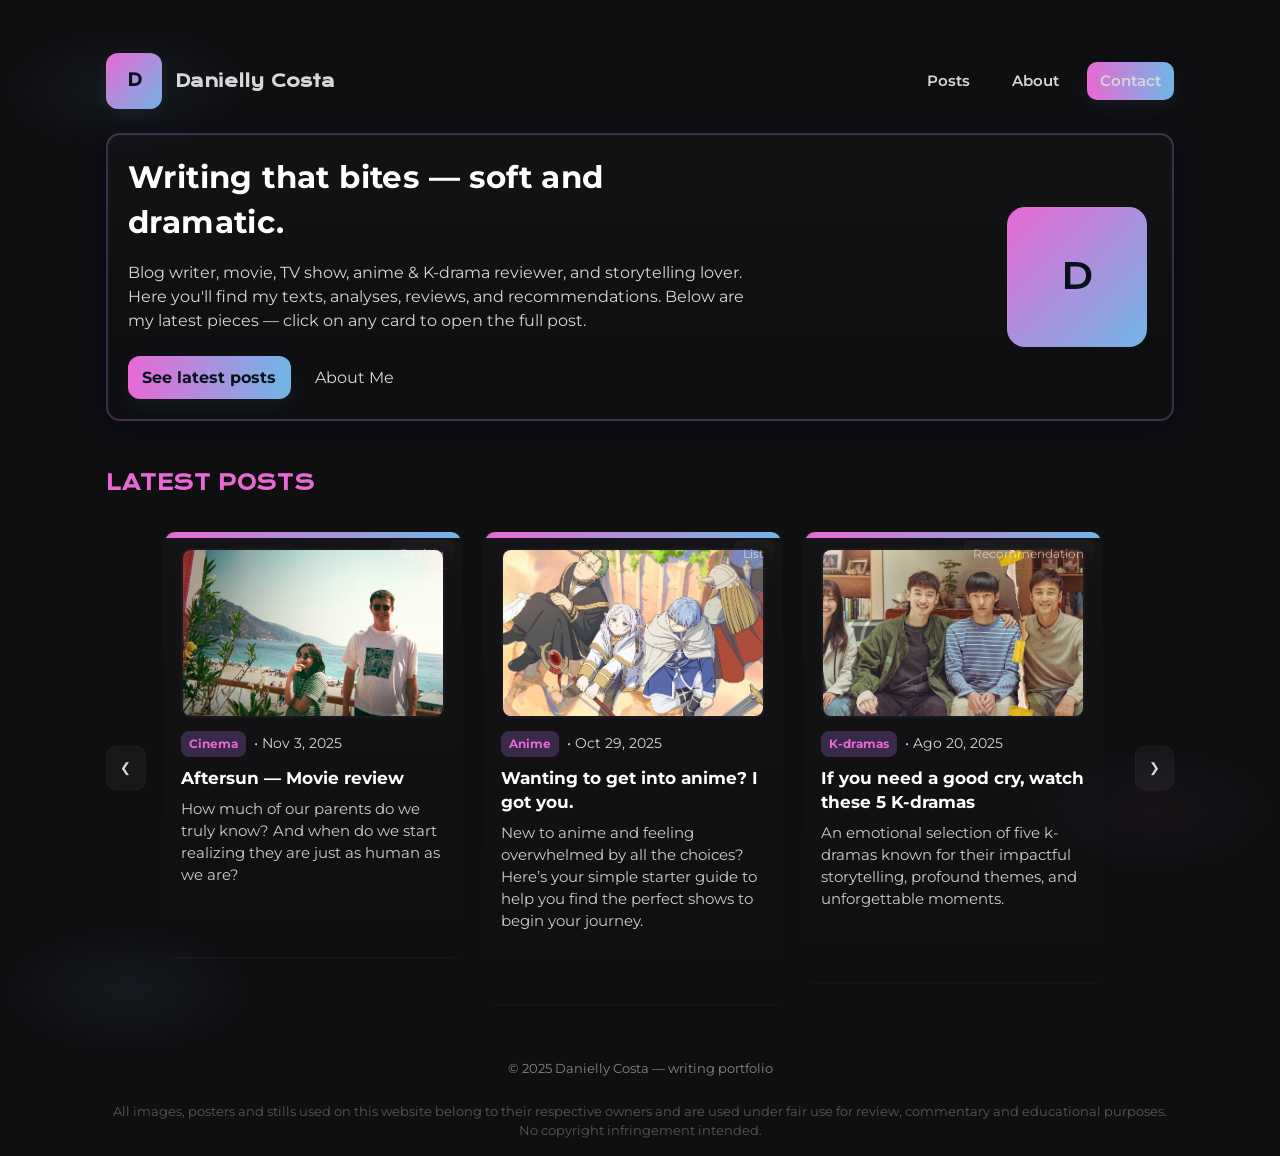
<file: index.html>
<!doctype html>
<html lang="pt-br">

<head>
    <meta charset="utf-8" />
    <meta name="viewport" content="width=device-width,initial-scale=1" />
    <title>Dany — Writing Portfolio</title>

    <link rel="stylesheet" href="./styles/reset.css">
    <link rel="stylesheet" href="./styles/main.css">

    <link
        href="https://fonts.googleapis.com/css2?family=Krona+One&family=Montserrat:wght@400;600;700&family=Playfair+Display:wght@400;700&display=swap"
        rel="stylesheet">

</head>

<body>
    <div class="wrap">
        <header class="header" role="banner">
            <a class="brand" href="#" aria-label="Home">
                <div class="logo">D</div>
                <h1>Danielly Costa</h1>
            </a>

            <nav class="nav" role="navigation" aria-label="Main">
                <a href="#posts">Posts</a>
                <a href="#about">About</a>
                <a class="btn" href="#contact">Contact</a>
            </nav>
        </header>

        <main>
            <section class="hero" aria-labelledby="hero-title">
                <div class="hero__text">
                    <h2 id="hero-title" class="hero__title">Writing that bites — soft and dramatic.</h2>
                    <p class="hero__lead">Blog writer, movie, TV show, anime & K-drama reviewer, and storytelling lover.
                        Here you'll find my texts, analyses, reviews, and recommendations. Below are my latest pieces —
                        click on any card to open the full post.</p>
                    <div class="hero__cta">
                        <a class="btn" href="#posts">See latest posts</a>
                        <a href="#about"
                            style="color:var(--muted); text-decoration:none; padding:.6rem .9rem; border-radius:10px;">About
                            Me</a>
                    </div>
                </div>
                <div style="min-width:150px; text-align:center;">
                    <div
                        style="width:140px;height:140px;border-radius:18px;background:linear-gradient(135deg,var(--accent),var(--accent-2)); display:inline-grid; place-items:center; color:#07121a; font-family:'Krona One'; font-size:2.2rem;">
                        D
                    </div>
                </div>
            </section>

            <h3 class="section-title" id="posts">LATEST POSTS</h3>

            <section class="carousel" aria-label="Carrossel de posts">
                <button class="arrow" id="prev" aria-label="Previous post" title="Previous">&#10094;</button>

                <div class="carousel-track" id="track">

                    <!-- Card 1 -->
                    <a href="./aftersun.html" class="card-link-wrapper">
                        <article class="card" tabindex="0" aria-labelledby="t1">
                            <div class="corner">Review</div>
                            <div class="thumb"><img src="./assets/images/aftersun.png" alt="Thumb do post 1"></div>
                            <div class="meta"><span class="tag">Cinema</span><span>• Nov 3, 2025</span></div>
                            <h3 id="t1">Aftersun — Movie review </h3>
                            <p class="excerpt">How much of our parents do we truly know? And when do we start realizing
                                they
                                are just as human as we are?</p>
                            <span class="read-more">Read more →</span>
                        </article>
                    </a>

                    <!-- Card 2 -->
                    <a href="./anime.html" class="card-link-wrapper">
                        <article class="card" tabindex="0" aria-labelledby="t2">
                            <div class="corner">List</div>
                            <div class="thumb"><img src="./assets/images/frieren.png" alt="Thumb do post 2"></div>
                            <div class="meta"><span class="tag">Anime</span><span>• Oct 29, 2025</span></div>
                            <h3 id="t2">Wanting to get into anime? I got you.</h3>
                            <p class="excerpt">New to anime and feeling overwhelmed by all the choices? Here’s your
                                simple
                                starter guide to help you find the perfect shows to begin your journey.</p>
                            <span class="read-more">Read more →</span>
                        </article>
                    </a>

                    <!-- Card 3 -->
                    <a href="./kdramas.html" class="card-link-wrapper">
                        <article class="card" tabindex="0" aria-labelledby="t3">
                            <div class="corner">Recommendation</div>
                            <div class="thumb"><img src="./assets/images/move-to-heaven.png" alt="Thumb do post 3">
                            </div>
                            <div class="meta"><span class="tag">K-dramas</span><span>• Ago 20, 2025</span></div>
                            <h3 id="t3">If you need a good cry, watch these 5 K-dramas</h3>
                            <p class="excerpt">An emotional selection of five k-dramas known for their impactful
                                storytelling, profound themes, and unforgettable moments.</p>
                            <span class="read-more">Read more →</span>
                        </article>
                    </a>

                </div>

                <button class="arrow" id="next" aria-label="Next post" title="Next">&#10095;</button>
            </section>

        </main>

        <footer style="margin-top:2.2rem; text-align:center; color:rgba(215,215,215,0.6); font-size:.95rem;">
            <small>© 2025 Danielly Costa — writing portfolio</small>
            <p class="copyright">
                All images, posters and stills used on this website belong to their respective owners and are used under
                fair use for review, commentary and educational purposes. No copyright infringement intended.
            </p>

        </footer>
    </div>
</body>

</html>
</file>
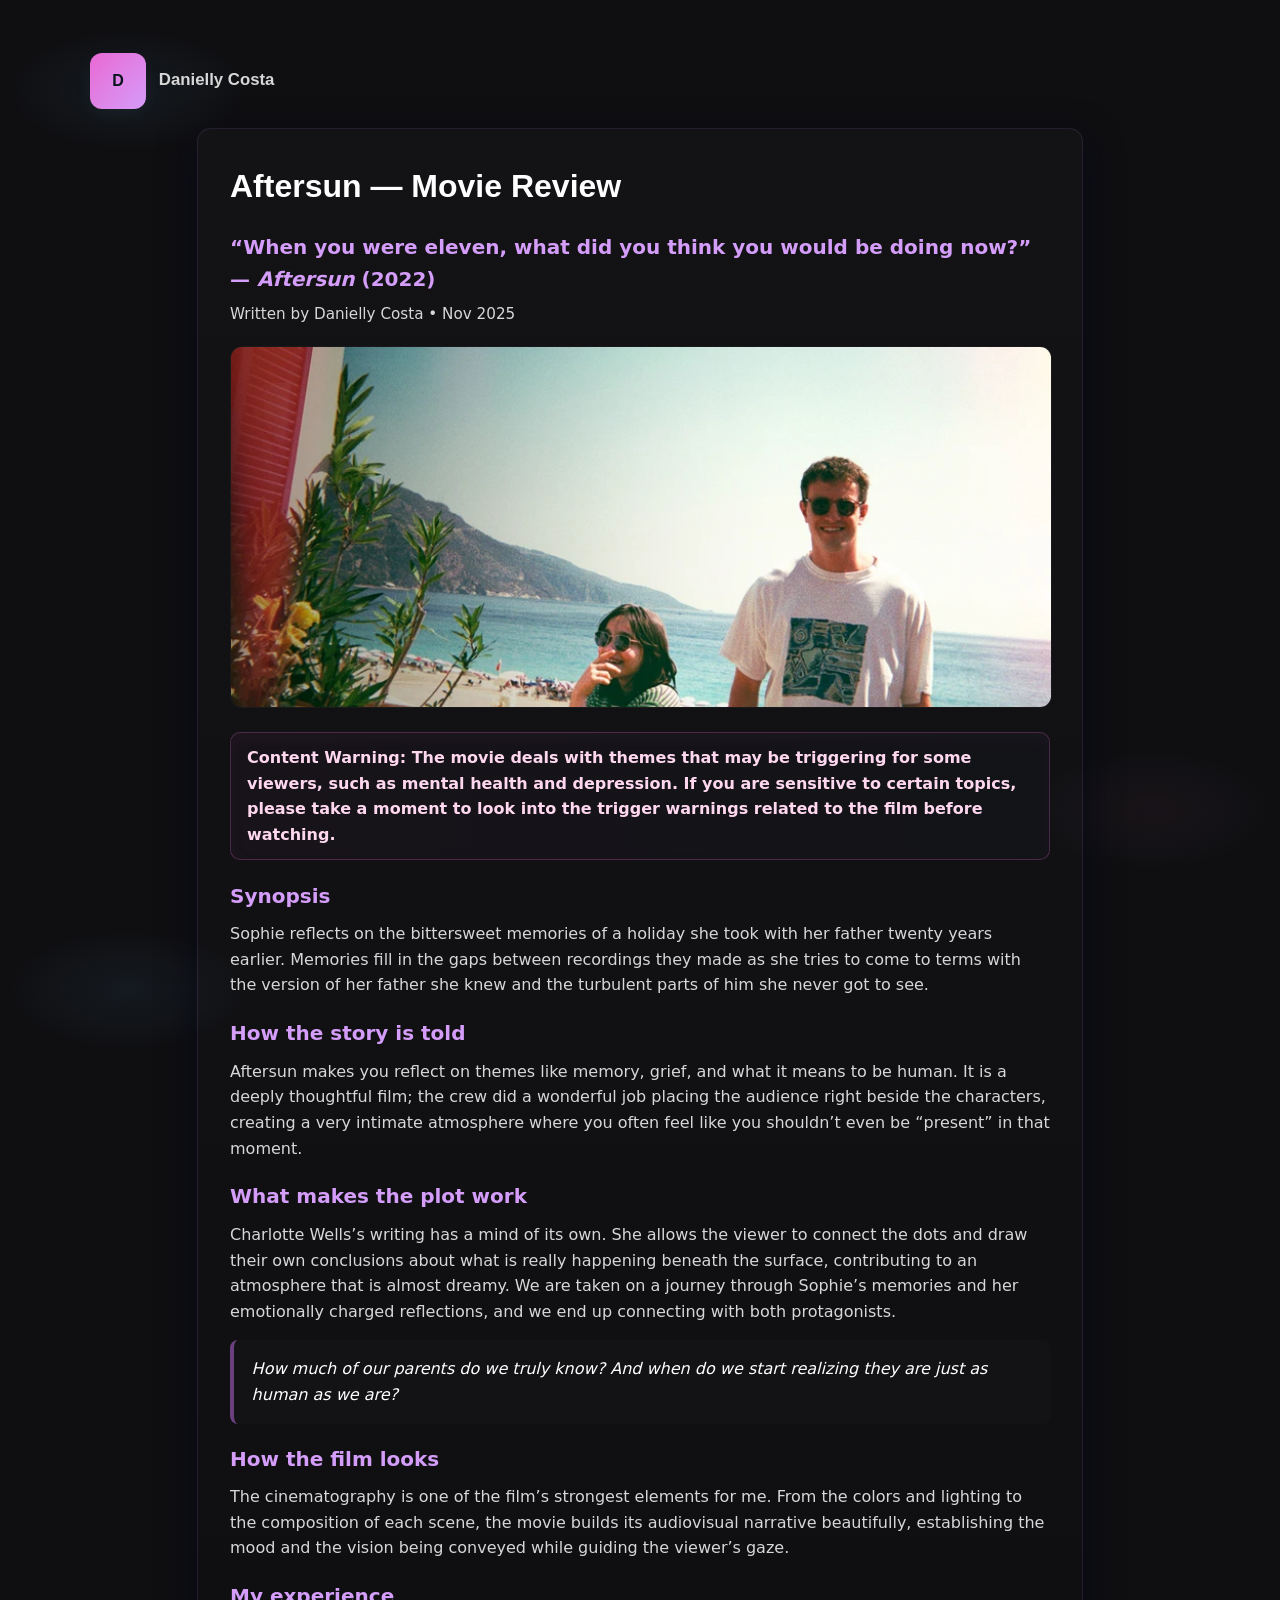
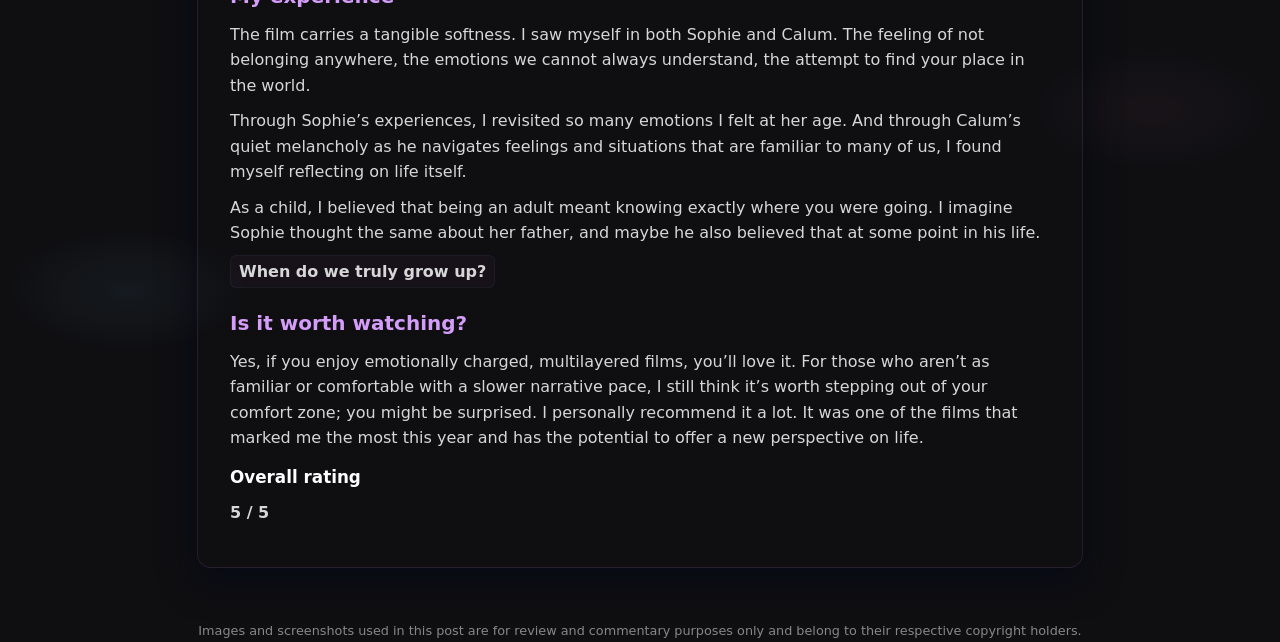
<file: aftersun.html>
<!doctype html>
<html lang="en">

<head>
  <meta charset="utf-8" />
  <meta name="viewport" content="width=device-width,initial-scale=1" />
  <title>Aftersun — review | Dany</title>
  <link rel="stylesheet" href="styles/blog.css">
</head>

<body>
  <div class="wrap">
    <header class="post-header" role="banner">
      <a class="post-brand" href="index.html">
        <div class="logo">D</div>
        <h1>Danielly Costa</h1>
      </a>
    </header>

    <article class="post" role="article" aria-labelledby="post-title">
      <h1 id="post-title">Aftersun — Movie Review </h1>
      <h2 id="post-title">“When you were eleven, what did you think you would be doing now?” — <em>Aftersun</em> (2022)
      </h2>

      <div class="meta">Written by Danielly Costa • Nov 2025</div>

      <div class="hero-image" role="img" aria-label="Aftersun poster / still">
        <img src="./assets/images/aftersun.png" alt="Aftersun poster">
      </div>

      <div class="trigger-warning" role="note" aria-label="Trigger warning">
        Content Warning: The movie deals with themes that may be triggering for some viewers, such as mental health and
        depression. If you are sensitive to certain topics, please take a moment to look into the trigger warnings
        related to the film before watching.
      </div>

      <h2>Synopsis</h2>
      <p>Sophie reflects on the bittersweet memories of a holiday she took with her father twenty years earlier.
        Memories fill in the gaps between recordings they made as she tries to come to terms with the version of her
        father she knew and the turbulent parts of him she never got to see.</p>

      <h2>How the story is told</h2>
      <p>Aftersun makes you reflect on themes like memory, grief, and what it means to be human. It is a deeply
        thoughtful film; the crew did a wonderful job placing the audience right beside the characters, creating a very
        intimate atmosphere where you often feel like you shouldn’t even be “present” in that moment.</p>

      <h2>What makes the plot work</h2>
      <p>Charlotte Wells’s writing has a mind of its own. She allows the viewer to connect the dots and draw their own
        conclusions about what is really happening beneath the surface, contributing to an atmosphere that is almost
        dreamy. We are taken on a journey through Sophie’s memories and her emotionally charged reflections, and we end
        up connecting with both protagonists.</p>

      <blockquote>
        How much of our parents do we truly know? And when do we start realizing they are just as human as we are?
      </blockquote>

      <h2>How the film looks</h2>
      <p>The cinematography is one of the film’s strongest elements for me. From the colors and lighting to the
        composition of each scene, the movie builds its audiovisual narrative beautifully, establishing the mood and the
        vision being conveyed while guiding the viewer’s gaze.</p>

      <h2>My experience</h2>
      <p>The film carries a tangible softness. I saw myself in both Sophie and Calum. The feeling of not belonging
        anywhere, the emotions we cannot always understand, the attempt to find your place in the world.</p>
      <p>Through Sophie’s experiences, I revisited so many emotions I felt at her age. And through Calum’s quiet
        melancholy as he navigates feelings and situations that are familiar to many of us, I found myself reflecting on
        life itself.</p>
      <p>As a child, I believed that being an adult meant knowing exactly where you were going. I imagine Sophie thought
        the same about her father, and maybe he also believed that at some point in his life.</p>
      <p><span class="quote-inline">When do we truly grow up?</span></p>

      <h2>Is it worth watching?</h2>
      <p>Yes, if you enjoy emotionally charged, multilayered films, you’ll love it. For those who aren’t as familiar or
        comfortable with a slower narrative pace, I still think it’s worth stepping out of your comfort zone; you might
        be surprised. I personally recommend it a lot. It was one of the films that marked me the most this year and has
        the potential to offer a new perspective on life.</p>

      <h3>Overall rating</h3>
      <p><strong>5 / 5</strong></p>
    </article>
  </div>
  <p class="image-disclaimer">
    Images and screenshots used in this post are for review and commentary purposes only and belong to their respective
    copyright holders.
  </p>

</body>

</html>
</file>
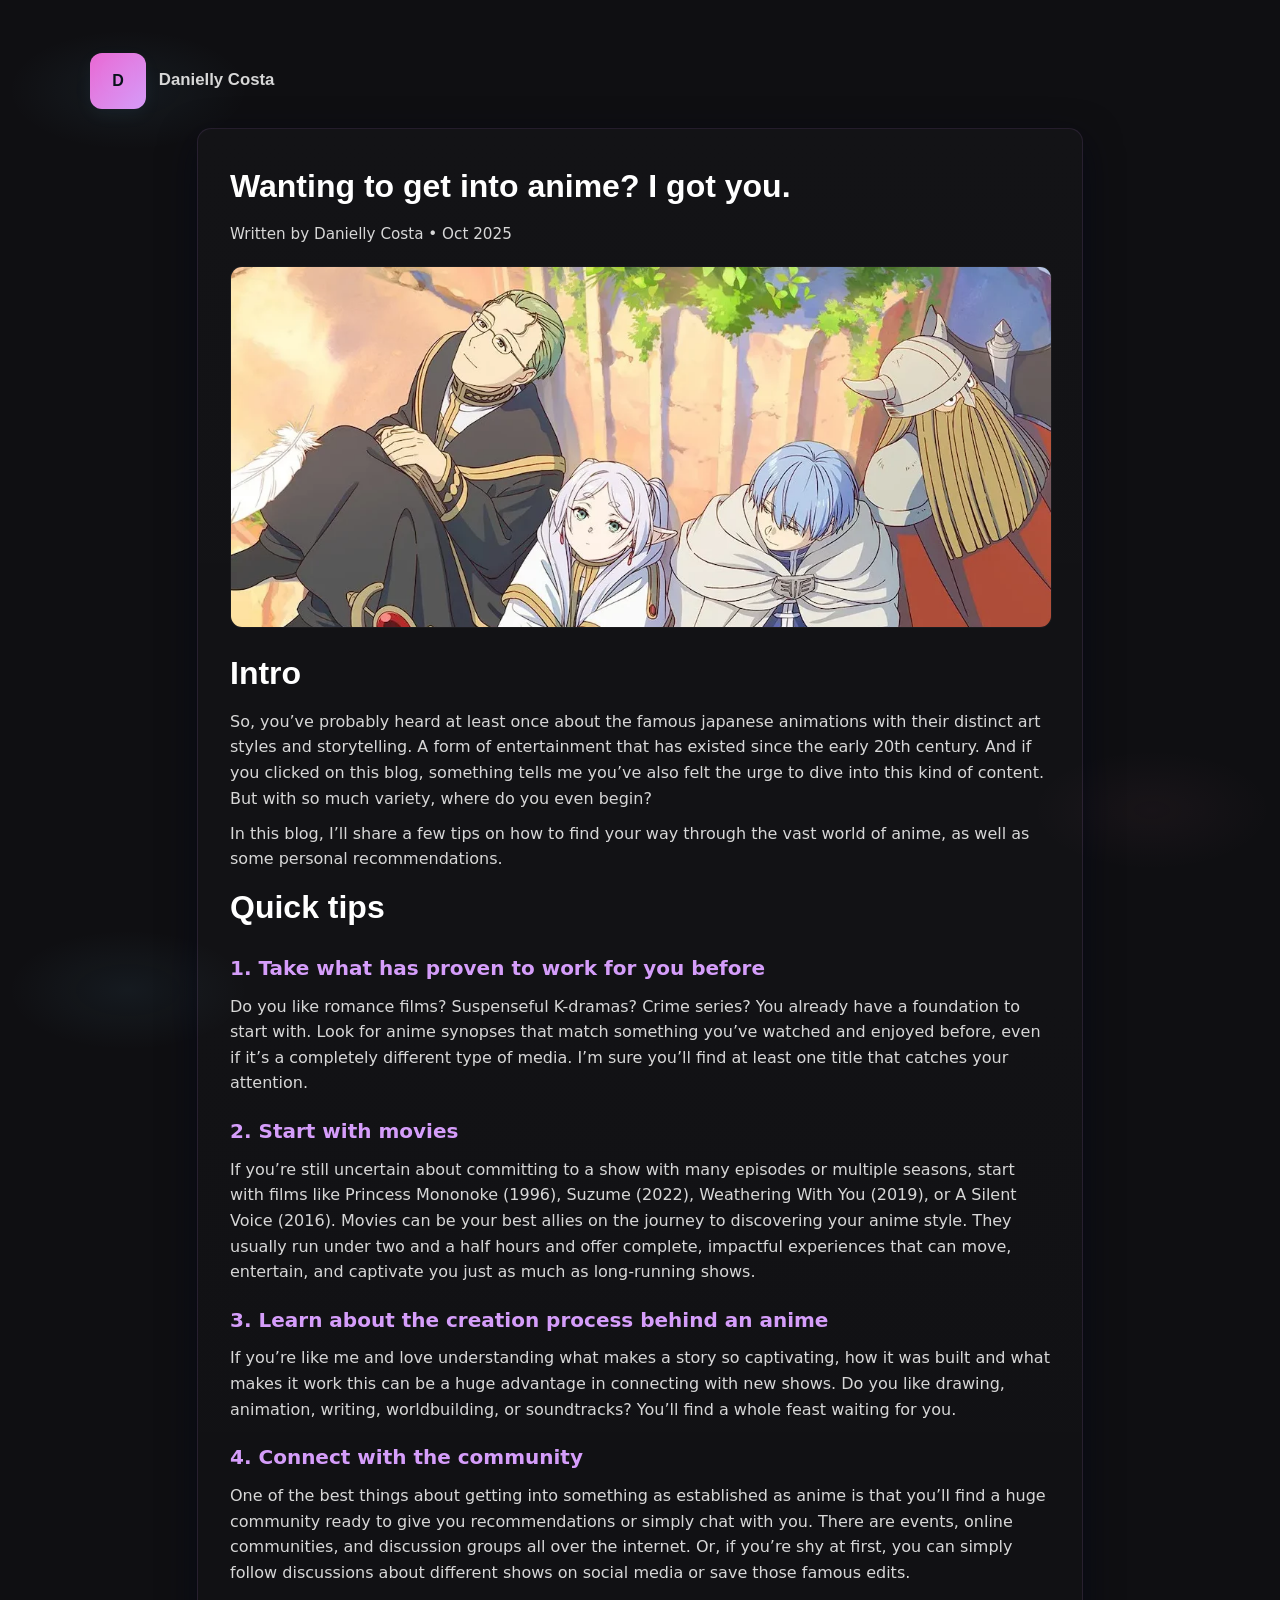
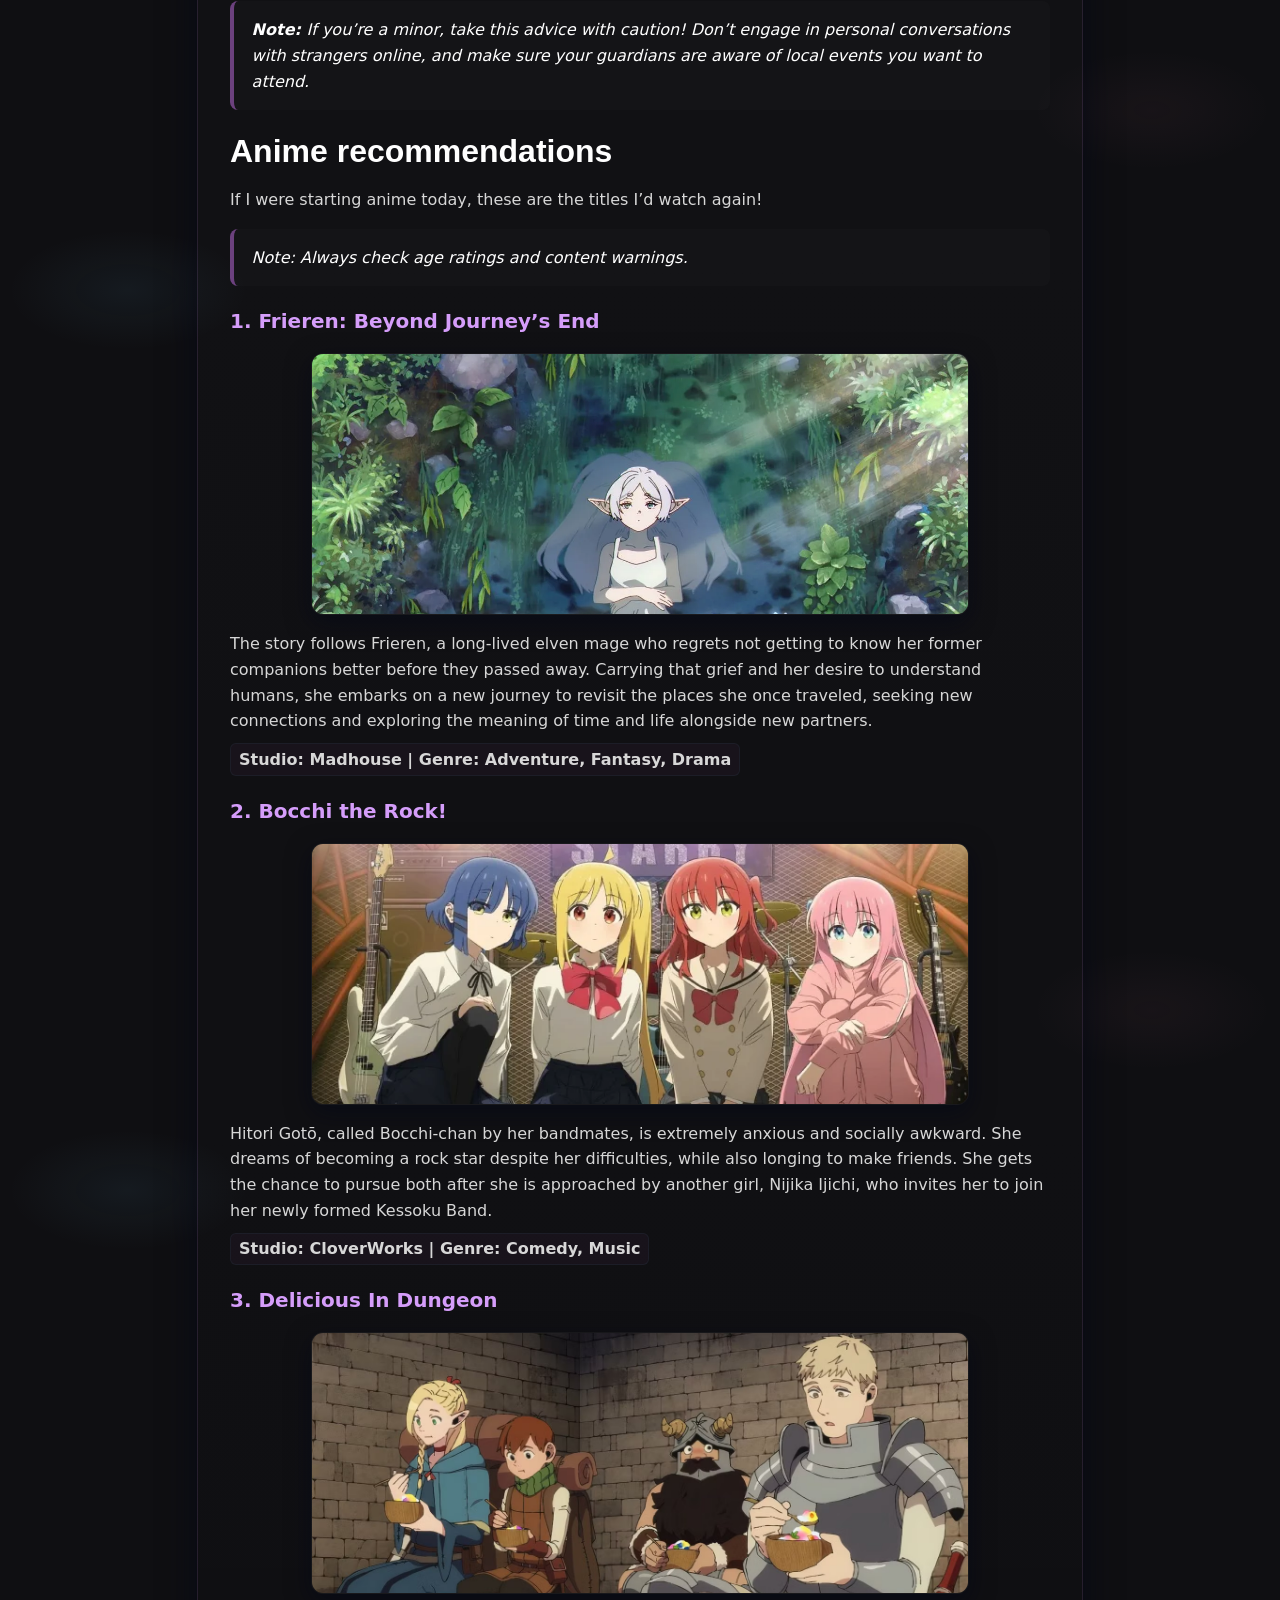
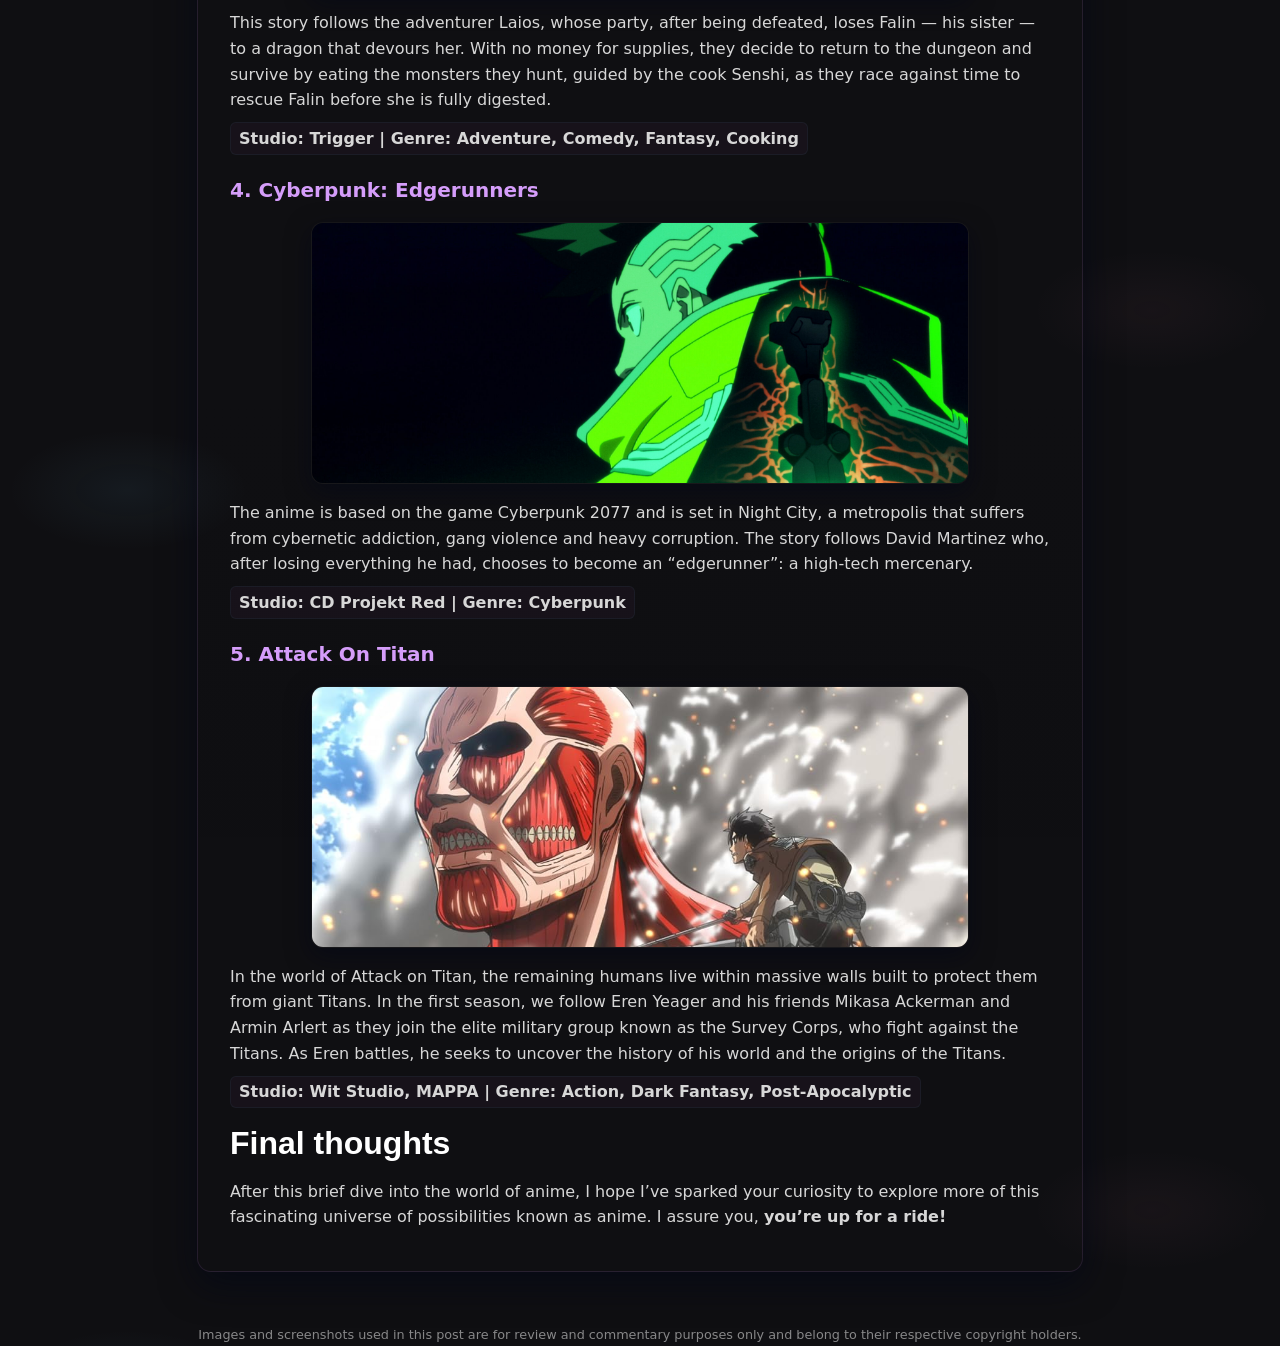
<file: anime.html>
<!doctype html>
<html lang="en">

<head>
    <meta charset="utf-8" />
    <meta name="viewport" content="width=device-width,initial-scale=1" />
    <title>Wanting to get into anime? I got you. | Dany</title>
    <link rel="stylesheet" href="styles/blog.css">
</head>

<body>
    <div class="wrap">
        <header class="post-header" role="banner">
            <a class="post-brand" href="index.html">
                <div class="logo">D</div>
                <h1>Danielly Costa</h1>
            </a>
        </header>

        <article class="post" role="article" aria-labelledby="post-title">
            <h1 id="post-title">Wanting to get into anime? I got you.</h1>
            <div class="meta">Written by Danielly Costa • Oct 2025</div>

            <div class="hero-image" role="img" aria-label="Frieren poster / still">
                <img src="./assets/images/frieren.png" alt="Frieren poster">
            </div>

            <h1>Intro</h1>
            <p>So, you’ve probably heard at least once about the famous japanese animations with their distinct art
                styles and storytelling. A form of entertainment that has existed since the early 20th century. And if
                you clicked on this blog, something tells me you’ve also felt the urge to dive into this kind of
                content. But with so much variety, where do you even begin?</p>
            <p>
                In this blog, I’ll share a few tips on how to find your way through the vast world of anime, as well as
                some personal recommendations.</p>

            <h1>Quick tips</h1>
            <h2>1. Take what has proven to work for you before</h2>
            <p>Do you like romance films? Suspenseful K-dramas? Crime series? You already have a foundation to start
                with. Look for anime synopses that match something you’ve watched and enjoyed before, even if it’s a
                completely different type of media. I’m sure you’ll find at least one title that catches your attention.
            </p>

            <h2>2. Start with movies</h2>
            <p>If you’re still uncertain about committing to a show with many episodes or multiple seasons, start with
                films like Princess Mononoke (1996), Suzume (2022), Weathering With You (2019), or A Silent Voice
                (2016). Movies can be your best allies on the journey to discovering your anime style. They usually run
                under two and a half hours and offer complete, impactful experiences that can move, entertain, and captivate you
                just as much as long-running shows.</p>

            <h2>3. Learn about the creation process behind an anime</h2>
            <p>If you’re like me and love understanding what makes a story so captivating, how it was built and what
                makes it work this can be a huge advantage in connecting with new shows. Do you like drawing, animation,
                writing, worldbuilding, or soundtracks? You’ll find a whole feast waiting for you.</p>

            <h2>4. Connect with the community</h2>
            <p>One of the best things about getting into something as established as anime is that you’ll find a huge
                community ready to give you recommendations or simply chat with you. There are events, online
                communities, and discussion groups all over the internet. Or, if you’re shy at first, you can simply
                follow discussions about different shows on social media or save those famous edits.</p>

            <blockquote>
                <strong>Note: </strong>If you’re a minor, take this advice with caution! Don’t engage in personal
                conversations with strangers online, and make sure your guardians are aware of local events you want to
                attend.
            </blockquote>

            <h1>Anime recommendations</h1>
            <p>If I were starting anime today, these are the titles I’d watch again!</p>
            <blockquote>Note: Always check age ratings and content warnings.</blockquote>

            <h2>1. Frieren: Beyond Journey’s End</h2>
            <div class="sub-image">
                <img src="./assets/images/frierenn.png" alt="Frieren poster">
            </div>
            <p>The story follows Frieren, a long-lived elven mage who regrets not getting to know her former companions
                better before they passed away. Carrying that grief and her desire to understand humans, she embarks on
                a new journey to revisit the places she once traveled, seeking new connections and exploring the meaning
                of time and life alongside new partners.</p>
            <p><span class="quote-inline">Studio: Madhouse | Genre: Adventure, Fantasy, Drama</span></p>

            <h2>2. Bocchi the Rock!</h2>
            <div class="sub-image">
                <img src="./assets/images/bocchi.png" alt="Bocchi the Rock! poster">
            </div>
            <p>Hitori Gotō, called Bocchi-chan by her bandmates, is extremely anxious and socially awkward. She dreams
                of becoming a rock star despite her difficulties, while also longing to make friends. She gets the chance
                to pursue both after she is approached by another girl, Nijika Ijichi, who invites her to join her newly
                formed Kessoku Band.</p>
            <p><span class="quote-inline">Studio: CloverWorks | Genre: Comedy, Music</span></p>

            <h2>3. Delicious In Dungeon</h2>
            <div class="sub-image">
                <img src="./assets/images/dungeon.png" alt="Delicious in Dungeon poster">
            </div>
            <p>This story follows the adventurer Laios, whose party, after being defeated, loses Falin — his sister —
                to a dragon that devours her. With no money for supplies, they decide to return to the dungeon and survive by
                eating the monsters they hunt, guided by the cook Senshi, as they race against time to rescue Falin
                before she is fully digested.</p>
            <p><span class="quote-inline">Studio: Trigger | Genre: Adventure, Comedy, Fantasy, Cooking</span></p>

            <h2>4. Cyberpunk: Edgerunners</h2>
            <div class="sub-image">
                <img src="./assets/images/cyberpunk.png" alt="Cyberpunk: Edgerunners poster">
            </div>
            <p>The anime is based on the game Cyberpunk 2077 and is set in Night City, a metropolis that suffers from
                cybernetic addiction, gang violence and heavy corruption. The story follows David Martinez who, after
                losing everything he had, chooses to become an “edgerunner”: a high-tech mercenary.</p>
            <p><span class="quote-inline">Studio: CD Projekt Red | Genre: Cyberpunk</span></p>

            <h2>5. Attack On Titan</h2>
            <div class="sub-image">
                <img src="./assets/images/aot.png" alt="Attack on Titan poster">
            </div>
            <p>In the world of Attack on Titan, the remaining humans live within massive walls built to protect them
                from giant Titans. In the first season, we follow Eren Yeager and his friends Mikasa Ackerman and Armin
                Arlert as they join the elite military group known as the Survey Corps, who fight against the Titans. As Eren
                battles, he seeks to uncover the history of his world and the origins of the Titans.</p>
            <p><span class="quote-inline">Studio: Wit Studio, MAPPA | Genre: Action, Dark Fantasy, Post-Apocalyptic</span></p>

            <h1>Final thoughts</h1>
            <p>After this brief dive into the world of anime, I hope I’ve sparked your curiosity to explore more of this
                fascinating universe of possibilities known as anime. I assure you, <strong>you’re up for a
                    ride!</strong></p>

        </article>
    </div>
    <footer class="image-disclaimer">
        Images and screenshots used in this post are for review and commentary purposes only and belong to their
        respective copyright holders.
    </footer>
</body>

</html>
</file>
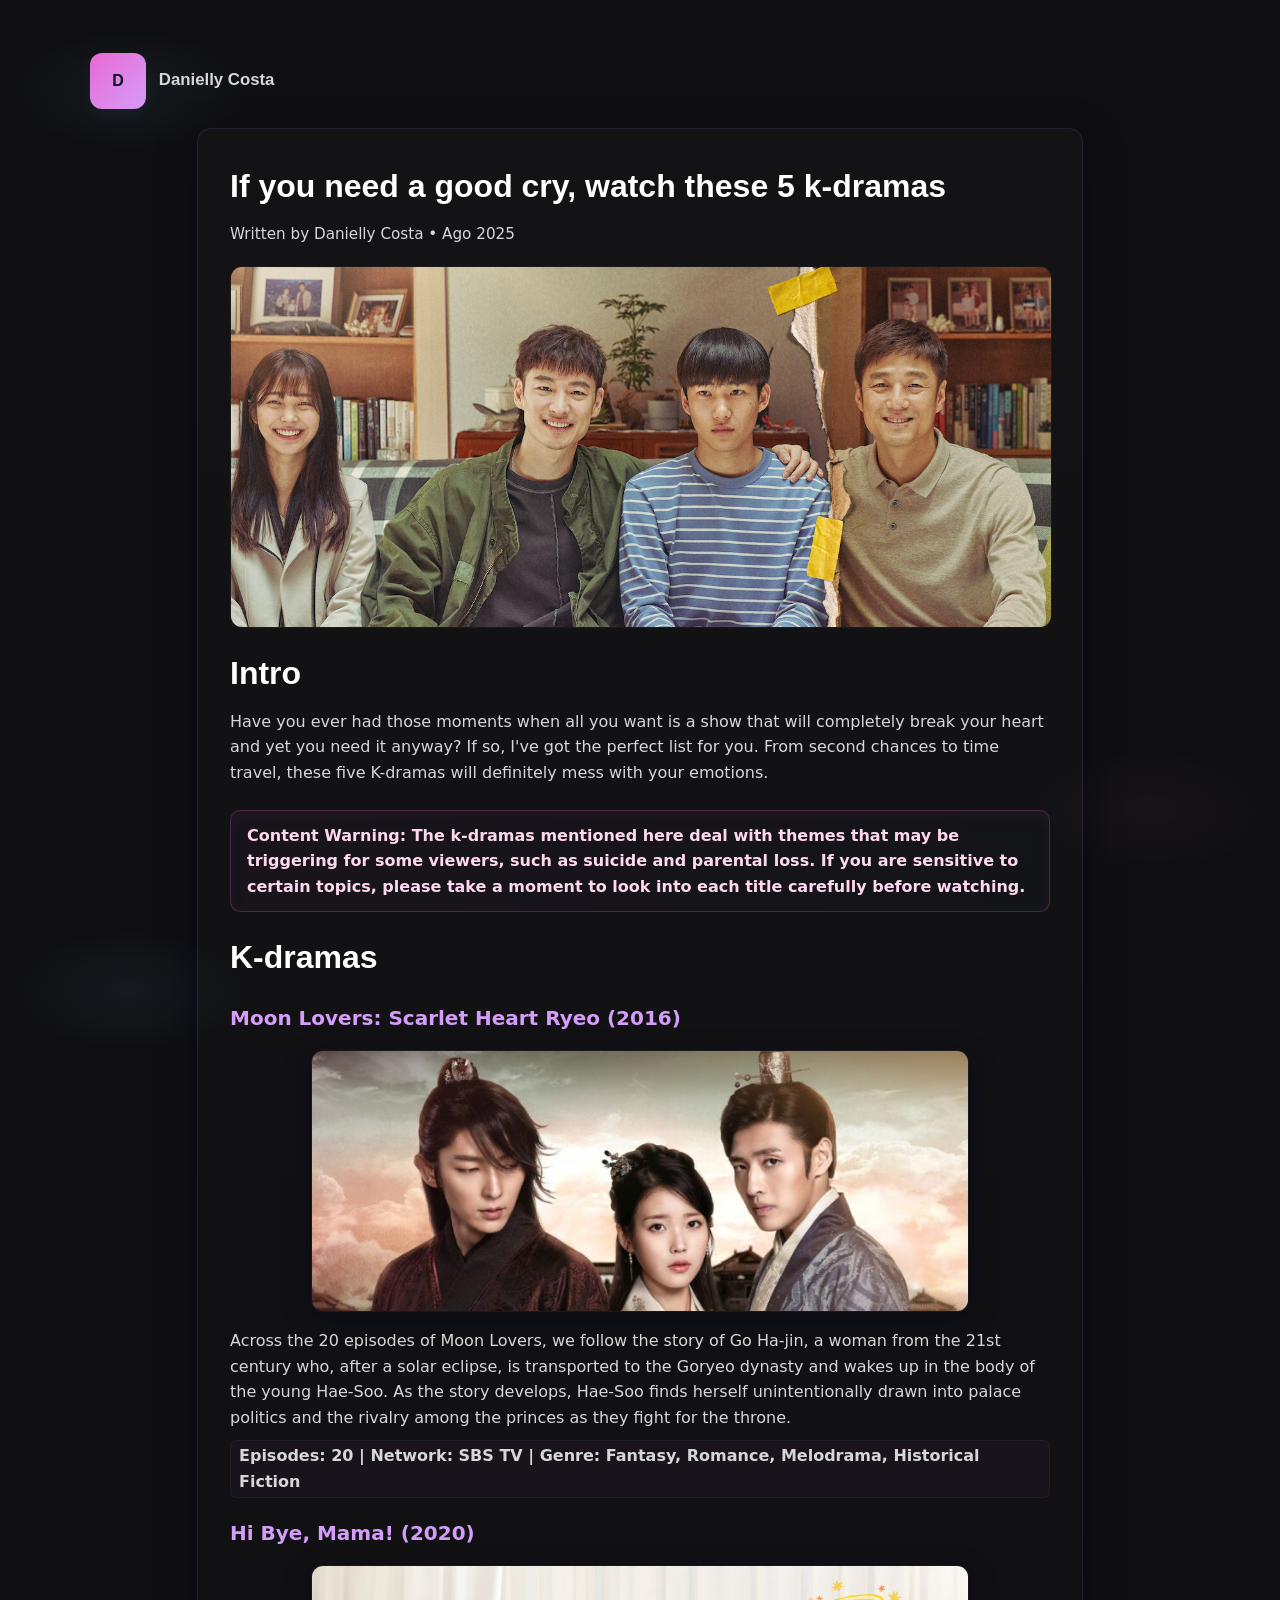
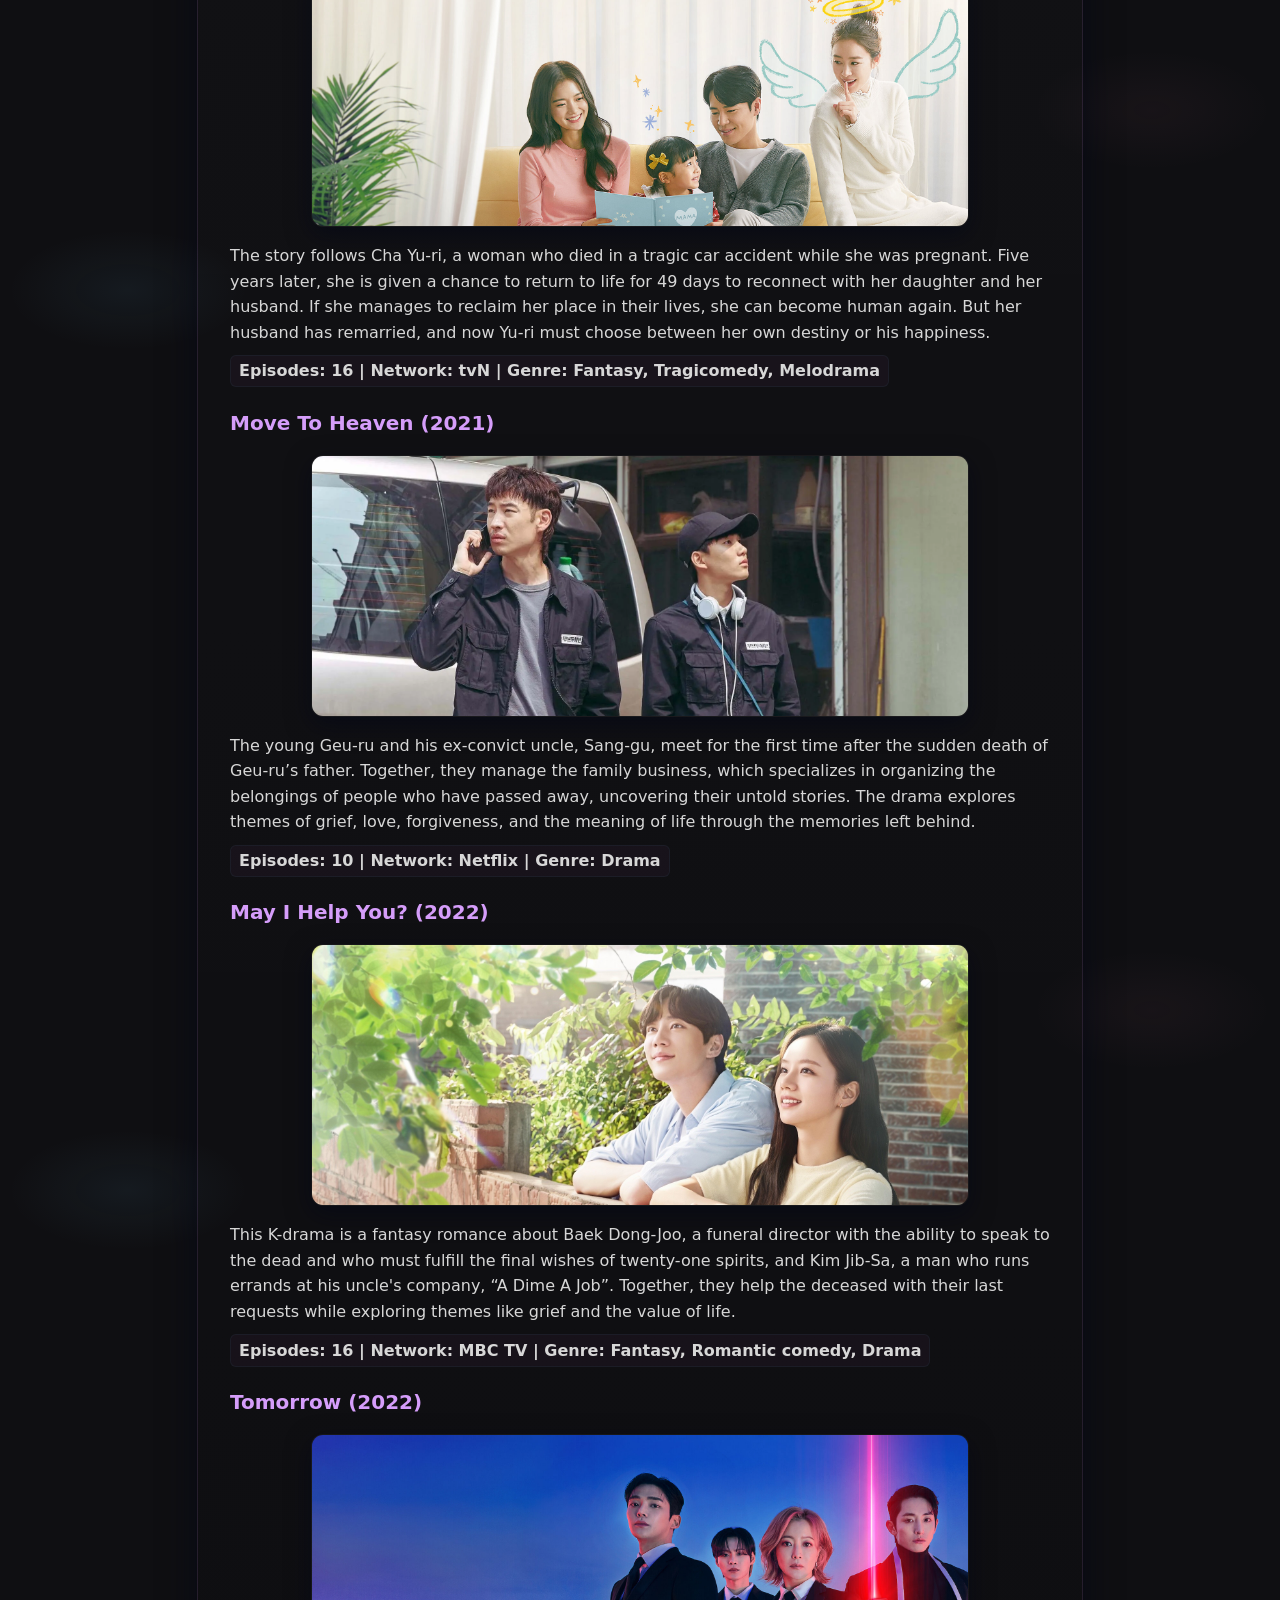
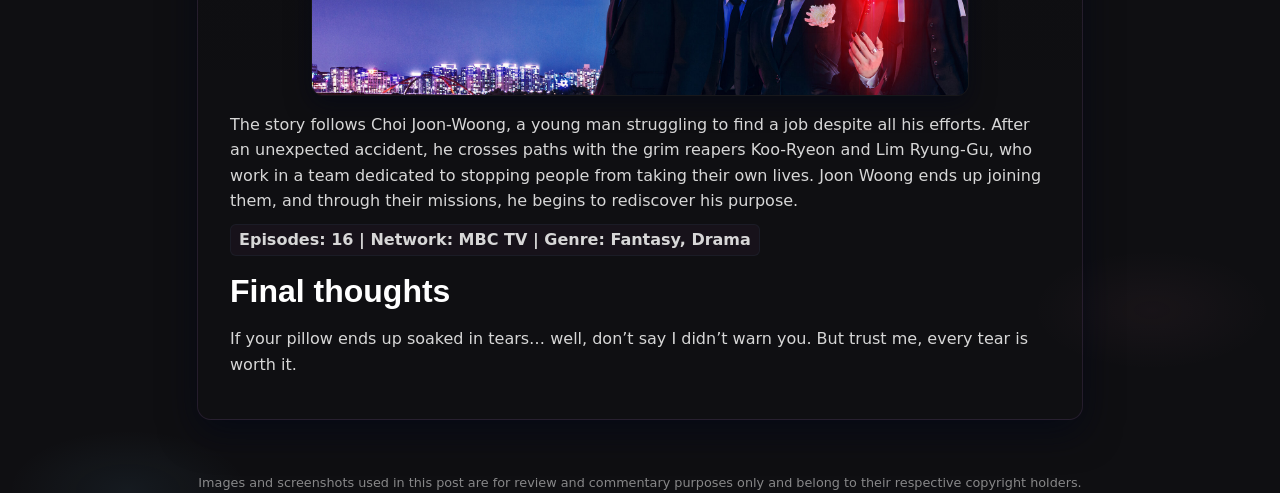
<file: kdramas.html>
<!doctype html>
<html lang="en">

<head>
    <meta charset="utf-8" />
    <meta name="viewport" content="width=device-width,initial-scale=1" />
    <title>If you need a good cry, watch these 5 k-dramas | Dany</title>
    <link rel="stylesheet" href="styles/blog.css">
</head>

<body>
    <div class="wrap">
        <header class="post-header" role="banner">
            <a class="post-brand" href="index.html">
                <div class="logo">D</div>
                <h1>Danielly Costa</h1>
            </a>
        </header>

        <article class="post" role="article" aria-labelledby="post-title">
            <h1 id="post-title">If you need a good cry, watch these 5 k-dramas</h1>
            <div class="meta">Written by Danielly Costa • Ago 2025</div>

            <div class="hero-image" role="img" aria-label="Move to Heaven poster / still">
                <img src="./assets/images/move-to-heaven.png" alt="Move to Heaven poster">
            </div>

            <h1>Intro</h1>
            <p>Have you ever had those moments when all you want is a show that will completely break your heart and
                yet you need it anyway? If so, I've got the perfect list for you. From second chances to time travel,
                these five K-dramas will definitely mess with your emotions.</p>

            <div class="trigger-warning" role="note" aria-label="Trigger warning">
                Content Warning: The k-dramas mentioned here deal with themes that may be triggering for some viewers,
                such as suicide and parental loss. If you are sensitive to certain topics, please take a moment to look
                into each title carefully before watching.
            </div>

            <h1>K-dramas</h1>

            <h2>Moon Lovers: Scarlet Heart Ryeo (2016)</h2>
            <div class="sub-image">
                <img src="./assets/images/moon-lovers.png" alt="Moon Lovers poster">
            </div>

            <p>Across the 20 episodes of Moon Lovers, we follow the story of Go Ha-jin, a woman from the 21st century
                who, after a solar eclipse, is transported to the Goryeo dynasty and wakes up in the body of the young
                Hae-Soo. As the story develops, Hae-Soo finds herself unintentionally drawn into palace politics and the
                rivalry among the princes as they fight for the throne.</p>

            <p><span class="quote-inline">Episodes: 20 | Network: SBS TV | Genre: Fantasy, Romance, Melodrama,
                    Historical Fiction</span></p>

            <h2>Hi Bye, Mama! (2020)</h2>
            <div class="sub-image">
                <img src="./assets/images/hibyemama.png" alt="Hi Bye, Mama poster">
            </div>

            <p>The story follows Cha Yu-ri, a woman who died in a tragic car accident while she was pregnant. Five years
                later, she is given a chance to return to life for 49 days to reconnect with her daughter and her
                husband. If she manages to reclaim her place in their lives, she can become human again. But her husband
                has remarried, and now Yu-ri must choose between her own destiny or his happiness.</p>

            <p><span class="quote-inline">Episodes: 16 | Network: tvN | Genre: Fantasy, Tragicomedy, Melodrama</span>
            </p>

            <h2>Move To Heaven (2021)</h2>
            <div class="sub-image">
                <img src="./assets/images/movetoheaven.png" alt="Move to Heaven poster">
            </div>

            <p>The young Geu-ru and his ex-convict uncle, Sang-gu, meet for the first time after the sudden death of
                Geu-ru’s father. Together, they manage the family business, which specializes in organizing the
                belongings of people who have passed away, uncovering their untold stories. The drama explores themes of
                grief, love, forgiveness, and the meaning of life through the memories left behind.</p>

            <p><span class="quote-inline">Episodes: 10 | Network: Netflix | Genre: Drama</span></p>

            <h2>May I Help You? (2022)</h2>
            <div class="sub-image">
                <img src="./assets/images/mayihelpyou.png" alt="May I Help You poster">
            </div>

            <p>This K-drama is a fantasy romance about Baek Dong-Joo, a funeral director with the ability to speak to
                the dead and who must fulfill the final wishes of twenty-one spirits, and Kim Jib-Sa, a man who runs
                errands at his uncle's company, “A Dime A Job”. Together, they help the deceased with their last
                requests while exploring themes like grief and the value of life.</p>

            <p><span class="quote-inline">Episodes: 16 | Network: MBC TV | Genre: Fantasy, Romantic comedy, Drama</span>
            </p>

            <h2>Tomorrow (2022)</h2>
            <div class="sub-image">
                <img src="./assets/images/tomorrow.png" alt="Tomorrow poster">
            </div>

            <p>The story follows Choi Joon-Woong, a young man struggling to find a job despite all his efforts. After an
                unexpected accident, he crosses paths with the grim reapers Koo-Ryeon and Lim Ryung-Gu, who work in a
                team dedicated to stopping people from taking their own lives. Joon Woong ends up joining them, and
                through their missions, he begins to rediscover his purpose.</p>

            <p><span class="quote-inline">Episodes: 16 | Network: MBC TV | Genre: Fantasy, Drama</span></p>

            <h1>Final thoughts</h1>
            <p>If your pillow ends up soaked in tears… well, don’t say I didn’t warn you. But trust me, every tear is
                worth it.</p>

        </article>
    </div>
    <footer class="image-disclaimer">
        Images and screenshots used in this post are for review and commentary purposes only and belong to their
        respective copyright holders.
    </footer>

</body>

</html>
</file>
<file: styles/main.css>
:root {
    --bg: #0f0f12;
    --card: #0f1720;
    --muted: #d7d7d7;
    --accent: #e969d4;
    /* azul claro */
    --accent-2: #6fb6e6;
    /* rosa suave */
    --glass: rgba(255, 255, 255, 0.04);
    --radius: 14px;
    --gap: 1.25rem;
    --max-width: 1100px;
}

html,
body {
    height: 100%
}

body {
    margin: 0;
    background:
        radial-gradient(1200px 600px at 10% 10%, rgba(122, 208, 255, 0.06), transparent 10%),
        radial-gradient(1000px 500px at 90% 90%, rgba(255, 138, 182, 0.04), transparent 12%),
        var(--bg);
    color: var(--muted);
    font-family: 'Montserrat', system-ui, -apple-system, sans-serif;
    -webkit-font-smoothing: antialiased;
    -moz-osx-font-smoothing: grayscale;
    line-height: 1.45;
}

.wrap {
    max-width: var(--max-width);
    margin: 2.3rem auto;
    padding: 1rem;
}

/* Header */
header.header {
    display: flex;
    align-items: center;
    justify-content: space-between;
    gap: 1rem;
    margin-bottom: 1.5rem;
}

.brand {
    display: flex;
    gap: .8rem;
    align-items: center;
    text-decoration: none;
    color: var(--muted);
}

.logo {
    width: 56px;
    height: 56px;
    border-radius: 12px;
    background: linear-gradient(135deg, var(--accent), var(--accent-2));
    display: grid;
    place-items: center;
    font-family: 'Krona One', system-ui;
    font-weight: 700;
    color: #07121a;
    box-shadow: 0 6px 18px rgba(122, 208, 255, 0.06), inset 0 -6px 18px rgba(255, 138, 182, 0.04);
}

.brand h1 {
    margin: 0;
    font-size: 1.05rem;
    font-weight: 700;
    letter-spacing: .2px;
    font-family: 'Krona One', serif;
}

.nav {
    display: flex;
    gap: 1rem;
    align-items: center;
}

.nav a {
    color: var(--muted);
    text-decoration: none;
    font-weight: 600;
    padding: .5rem .8rem;
    border-radius: 10px;
    transition: all .18s ease;
    font-size: .95rem;
}

.nav a:hover {
    transform: translateY(-3px);
    color: var(--accent);
}

/* Hero */
.hero {
    display: flex;
    gap: 2rem;
    align-items: center;
    justify-content: space-between;
    background: linear-gradient(180deg, rgba(255, 255, 255, 0.02), transparent);
    padding: 1.25rem;
    border-radius: var(--radius);
    box-shadow: 0 6px 30px rgba(2, 6, 23, 0.6);
    border: hsla(276, 75%, 73%, 0.253) .15rem solid;
}

.hero__text {
    max-width: 62%;
}

.hero__title {
    margin: 0 0 .45rem 0;
    font-family: 'Montserrat', serif;
    font-size: 1.95rem;
    color: #fff;
    letter-spacing: .4px;
}

.hero__lead {
    margin: 1rem 0 1.5rem 0;
    font-size: 1.02rem;
    color: var(--muted);
}

.hero__cta {
    display: flex;
    gap: .6rem;
    align-items: center;
}

.btn {
    background: linear-gradient(90deg, var(--accent), var(--accent-2));
    color: #07121a;
    padding: .6rem .9rem;
    border-radius: 12px;
    font-weight: 700;
    text-decoration: none;
    box-shadow: 0 8px 20px rgba(122, 208, 255, 0.06);
    transition: transform .16s ease;
}

.btn:active {
    transform: translateY(1px)
}

.section-title {
    font-family: 'Krona One', sans-serif;
    font-size: 1.25rem;
    color: var(--accent);
    margin: 3rem 0 1rem 0;
    letter-spacing: .6px;
}

.carousel {
    position: relative;
    display: flex;
    align-items: center;
    gap: 1rem;
}

.arrow {
    background: var(--glass);
    border: 1px solid rgba(255, 255, 255, 0.03);
    color: var(--muted);
    width: 44px;
    height: 44px;
    border-radius: 10px;
    display: grid;
    place-items: center;
    cursor: pointer;
    transition: transform .15s ease, background .15s ease;
}

.arrow:hover {
    transform: translateY(-4px);
    background: rgba(255, 255, 255, 0.02)
}

.carousel-track {
    display: flex;
    gap: var(--gap);
    overflow-x: auto;
    padding: 1rem;
    scroll-snap-type: x mandatory;
    -webkit-overflow-scrolling: touch;
    scroll-behavior: smooth;
    width: 100%;
}

.carousel-track::-webkit-scrollbar {
    height: 10px
}

.carousel-track::-webkit-scrollbar-thumb {
    background: rgba(255, 255, 255, 0.06);
    border-radius: 10px
}

.card {
    min-width: 300px;
    max-width: 340px;
    background: linear-gradient(180deg, rgba(255, 255, 255, 0.02), transparent);
    border-radius: 12px;
    padding: 1rem;
    scroll-snap-align: start;
    transition: transform .28s cubic-bezier(.2, .9, .2, 1), box-shadow .28s, border .28s;
    border: 2px solid transparent;
    position: relative;
    overflow: hidden;
}

.card::before {
    content: '';
    position: absolute;
    left: 0;
    right: 0;
    top: 0;
    height: 6px;
    background: linear-gradient(90deg, var(--accent), var(--accent-2));
}

.card:hover {
    transform: translateY(-10px) scale(1.02);
    box-shadow: 0 20px 40px rgba(2, 6, 23, 0.6), 0 0 30px rgba(122, 208, 255, 0.06);
    border-color: rgba(197, 40, 245, 0.295);
}

.card .thumb {
    width: 100%;
    height: 170px;
    border-radius: 10px;
    overflow: hidden;
    border: 2px solid rgba(255, 255, 255, 0.03);
    margin-bottom: .85rem;
}

.card .thumb img {
    width: 100%;
    height: 100%;
    object-fit: cover;
    display: block;
}

.card h3 {
    margin: .25rem 0 .45rem 0;
    font-size: 1.05rem;
    color: #fff;
    font-weight: 700;
}

.card .meta {
    display: flex;
    gap: .5rem;
    align-items: center;
    font-size: .85rem;
    color: var(--muted);
    margin-bottom: .6rem;
}

.tag {
    font-size: .75rem;
    padding: .25rem .5rem;
    border-radius: 8px;
    background: rgba(191, 122, 255, 0.226);
    color: var(--accent);
    font-weight: 700;
}

.card p.excerpt {
    margin: 0 0 .9rem 0;
    color: var(--muted);
    font-size: .95rem;
    opacity: 0.95;
    min-height: 56px;
}

.read-more {
    display: inline-block;
    padding: .5rem .75rem;
    border-radius: 10px;
    background: transparent;
    color: var(--accent);
    border: 1px solid rgba(255, 122, 222, 0.445);
    font-weight: 700;
    text-decoration: none;
    transform: translateY(6px);
    opacity: 0;
    transition: all .28s ease;
    position: relative;
}

.card:hover .read-more {
    transform: translateY(0);
    opacity: 1;
}

.card .corner {
    position: absolute;
    right: 8px;
    top: 8px;
    font-size: .78rem;
    color: rgba(255, 255, 255, 0.6);
    background: linear-gradient(180deg, rgba(255, 255, 255, 0.03), transparent);
    padding: .28rem .5rem;
    border-radius: 8px;
    border: 1px solid rgba(255, 255, 255, 0.02);
}

/* responsive */
@media (max-width:880px) {
    .hero__text {
        max-width: 100%
    }

    .hero {
        flex-direction: column;
        align-items: flex-start;
        gap: .8rem
    }

    .carousel {
        gap: .6rem
    }

    header.header {
        gap: .6rem;
        flex-direction: column;
        align-items: flex-start
    }
}

@media (max-width:520px) {
    .card {
        min-width: 260px;
        max-width: 260px
    }

    .logo {
        width: 48px;
        height: 48px;
        font-size: .95rem
    }

    .hero__title {
        font-size: 1.45rem
    }

    .section-title {
        font-size: 1rem
    }
}

.image-disclaimer, .copyright {
    margin-top: 1.5rem;
    font-size: 0.8rem;
    opacity: 0.6;
    text-align: center;
}
.card-link-wrapper {
    display: block;
    text-decoration: none;
    color: inherit;
}

.card-link-wrapper:hover .card {
    transform: translateY(-10px) scale(1.02);
    box-shadow: 0 20px 40px rgba(2, 6, 23, 0.6), 0 0 30px rgba(122, 208, 255, 0.06);
    border-color: rgba(197, 40, 245, 0.295);
}

.card-link-wrapper .read-more {
    text-decoration: none;
}

.card-link-wrapper {
    cursor: pointer;
}
</file>
<file: styles/blog.css>
:root {
    --bg: #0f0f12;
    --card: #0f1720;
    --muted: #d7d7d7;
    --accent: #e969d4;
    --accent-2: #d59dfa;
    --glass: rgba(255, 255, 255, 0.04);
    --radius: 14px;
    --gap: 1.25rem;
    --max-width: 1100px;
    --content-width: 820px;
    --main-font: 'Montserrat', system-ui, -apple-system, sans-serif;
    --display-font: 'Krona One', sans-serif;
}

html, body { height: 100%; }

@import url('https://fonts.googleapis.com/css2?family=Krona+One&family=Montserrat:wght@400;500;600&display=swap');

body {
    margin: 0;
    background:
        radial-gradient(1200px 600px at 10% 10%, rgba(122,208,255,0.06), transparent 10%),
        radial-gradient(1000px 500px at 90% 90%, rgba(255,138,182,0.04), transparent 12%),
        var(--bg);
    color: var(--muted);
    font-family: var(--main-font);
    -webkit-font-smoothing: antialiased;
    -moz-osx-font-smoothing: grayscale;
    line-height: 1.6;
}

.wrap {
    max-width: var(--max-width);
    margin: 2.3rem auto;
    padding: 1rem;
}

.post-header {
    display:flex;
    align-items: center;
    justify-content: space-between;
    gap: 1rem;
    margin-bottom: 1.2rem;
}
.post-brand {
    display:flex;
    gap:.8rem;
    align-items:center;
    color:var(--muted);
    text-decoration:none;
}
.logo {
    width:56px; height:56px; border-radius:12px;
    background: linear-gradient(135deg,var(--accent),var(--accent-2));
    display:grid; place-items:center;
    font-family: var(--display-font);
    font-weight:700;
    color:#07121a;
    box-shadow: 0 6px 18px rgba(122,208,255,0.06), inset 0 -6px 18px rgba(255,138,182,0.04);
}
.post-brand h1 { margin:0; font-size:1.05rem; font-family:var(--display-font); }

.post {
    max-width: var(--content-width);
    margin: 0 auto;
    background: linear-gradient(180deg, rgba(255,255,255,0.018), transparent);
    padding: 2rem;
    border-radius: var(--radius);
    box-shadow: 0 12px 36px rgba(2,6,23,0.6);
    border: hsla(276,75%,73%,0.12) .08rem solid;
}

.post h1 {
    margin: 0 0 .6rem 0;
    font-family: 'Krona One', sans-serif;
    font-size: 2rem;
    color: #fff;
}
.post h2 {
    margin: 1.2rem 0 .4rem 0;
    font-size: 1.25rem;
    color: var(--accent-2);
}
.post h3 {
    margin: .8rem 0 .4rem 0;
    font-size: 1.05rem;
    color: #fff;
}

.meta {
    color: var(--muted);
    font-size: .95rem;
    margin-bottom: 1.25rem;
}

.post .hero-image {
    width: 100%;
    height: 360px;
    border-radius: 12px;
    background: linear-gradient(180deg, rgba(255,255,255,0.02), rgba(255,255,255,0.01));
    display:grid;
    place-items:center;
    color: rgba(255,255,255,0.12);
    margin: 1rem 0 1.25rem 0;
    border: 1px solid rgba(255,255,255,0.02);
    overflow: hidden;
}
.post .hero-image img {
    width:100%;
    height:100%;
    object-fit:cover;
    display:block;
}

.post p {
    color: var(--muted);
    font-size: 1rem;
    margin: .6rem 0;
}

.post ul, .post ol {
    margin-left: 1.1rem;
    color: var(--muted);
}

.trigger-warning {
    border: 1.6px solid rgba(233,105,212,0.25);
    background: linear-gradient(90deg, rgba(233,105,212,0.03), rgba(111,182,230,0.02));
    padding: .75rem 1rem;
    border-radius: 10px;
    color: #ffd8ef;
    font-weight: 600;
    margin: 1.5rem 0 1.2rem 0;
    box-shadow: 0 6px 18px rgba(233,105,212,0.04) inset;
}

.post blockquote {
    margin: 1rem 0;
    padding: 1rem 1.1rem;
    border-left: 4px solid rgba(196, 111, 230, 0.5);
    background: rgba(255,255,255,0.015);
    color: #fff;
    font-style: italic;
    border-radius: 8px;
}

.post blockquote footer {
    margin-top:.6rem;
    color: var(--muted);
    font-size:.9rem;
    font-style: normal;
}

.quote-inline {
    display:inline-block;
    padding:.15rem .5rem;
    border-radius:6px;
    background: rgba(230, 111, 224, 0.04);
    border: 1px solid rgba(111,182,230,0.06);
    color: var(--muted);
    font-weight:600;
}

a.read-more-post {
    display:inline-block;
    margin-top:1rem;
    padding:.55rem .9rem;
    border-radius:10px;
    background: linear-gradient(90deg,var(--accent),var(--accent-2));
    color:#07121a;
    font-weight:700;
    text-decoration:none;
}

@media (max-width:900px) {
    .post .hero-image { height:260px; }
    .post { padding:1.25rem; }
}
@media (max-width:520px) {
    .post .hero-image { height:180px; }
    .post h1 { font-size:1.5rem; }
}

/* Sub images for each k-drama */
.sub-image {
    width: 80%;
    height: 260px;
    margin: 1rem auto;
    border-radius: 12px;
    overflow: hidden;
    background: linear-gradient(180deg, rgba(255,255,255,0.02), rgba(255,255,255,0.01));
    border: 1px solid rgba(255,255,255,0.02);
    display: grid;
    place-items: center;
    box-shadow: 0 8px 24px rgba(2,6,23,0.5);
}

.sub-image img {
    width: 100%;
    height: 100%;
    object-fit: cover;
    display: block;
}

@media (max-width: 900px) {
    .sub-image { 
        height: 200px; 
        width: 90%; 
    }
}

@media (max-width: 520px) {
    .sub-image { 
        height: 150px; 
        width: 100%; 
    }
}
.image-disclaimer, .copyright {
    margin-top: 1.5rem;
    font-size: 0.8rem;
    opacity: 0.6;
    text-align: center;
}
</file>
